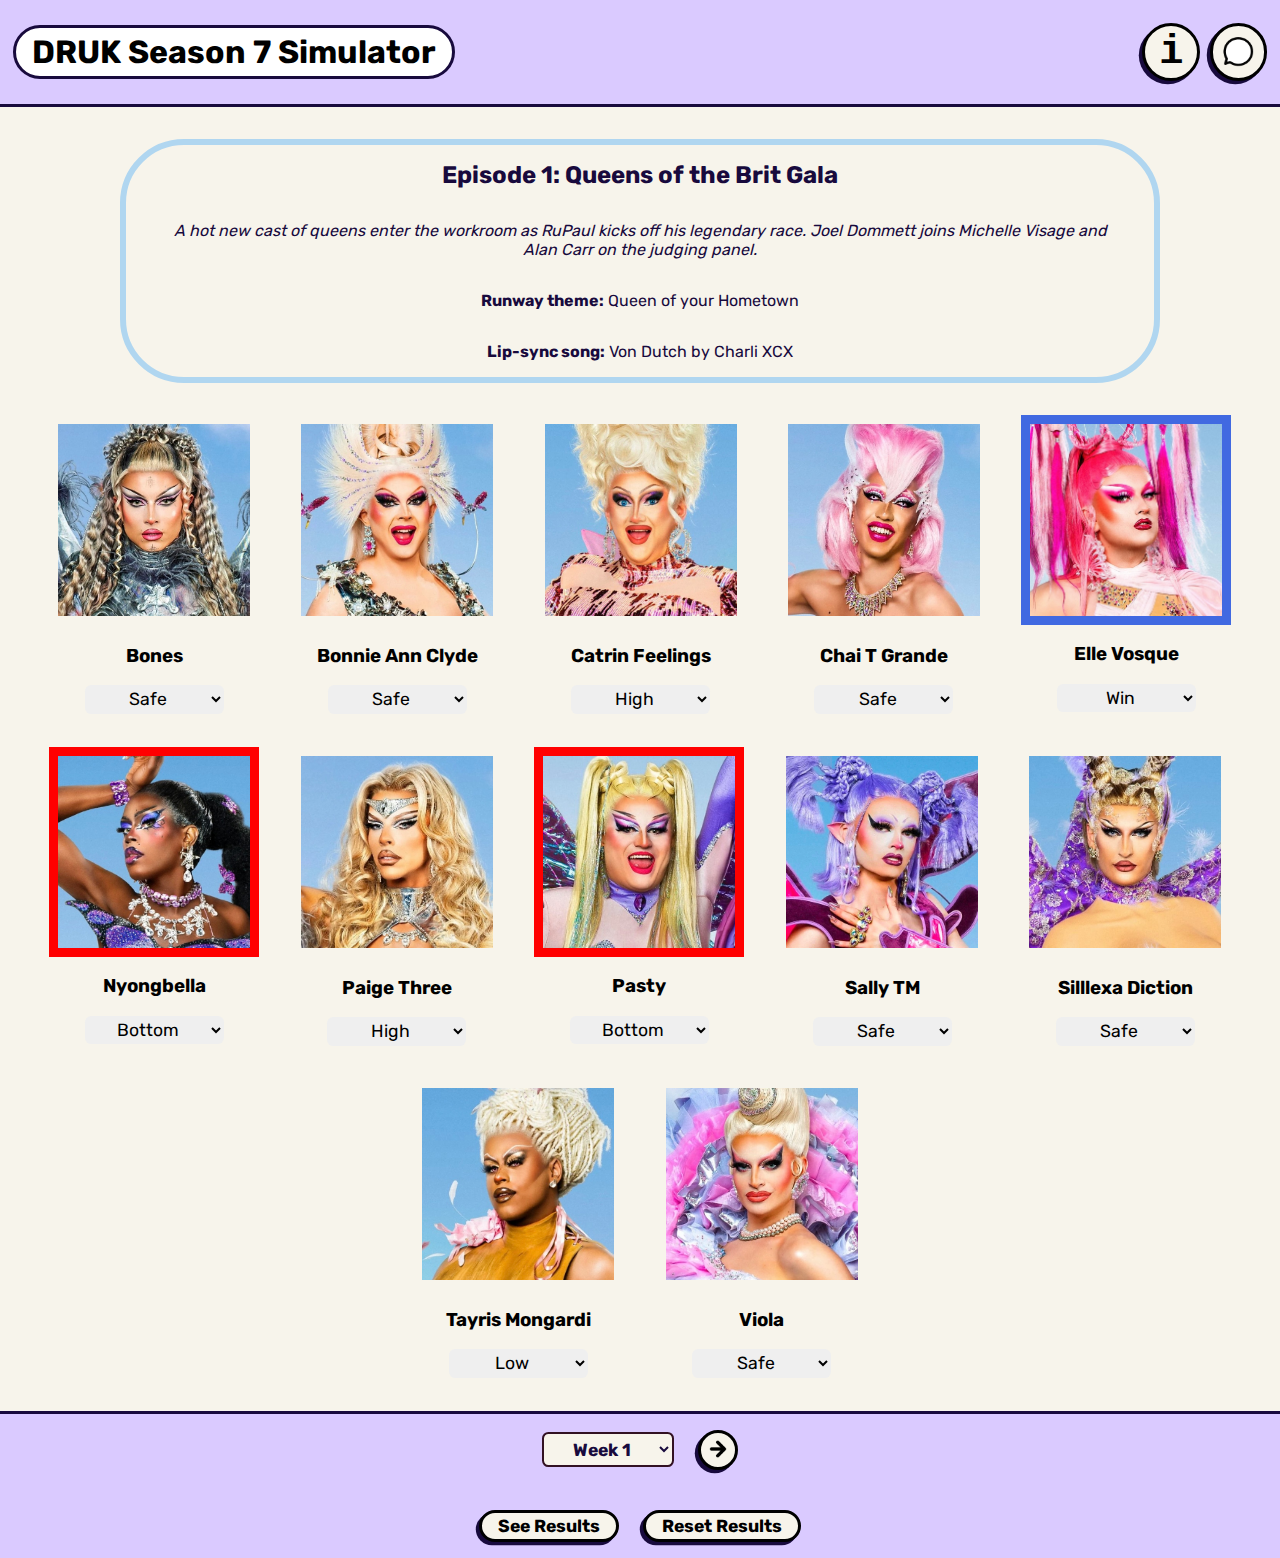
<file: index.html>
<!DOCTYPE html>
<html lang="en">
<head>
    <meta charset="UTF-8">
    <meta name="viewport" content="width=device-width, initial-scale=1.0">
    <title>All Stars 2 Simulator</title>
    <link rel="stylesheet" href="style.css">
    <script src="home.js" type="module"></script>
</head>
<body>
</body>
</html>
</file>
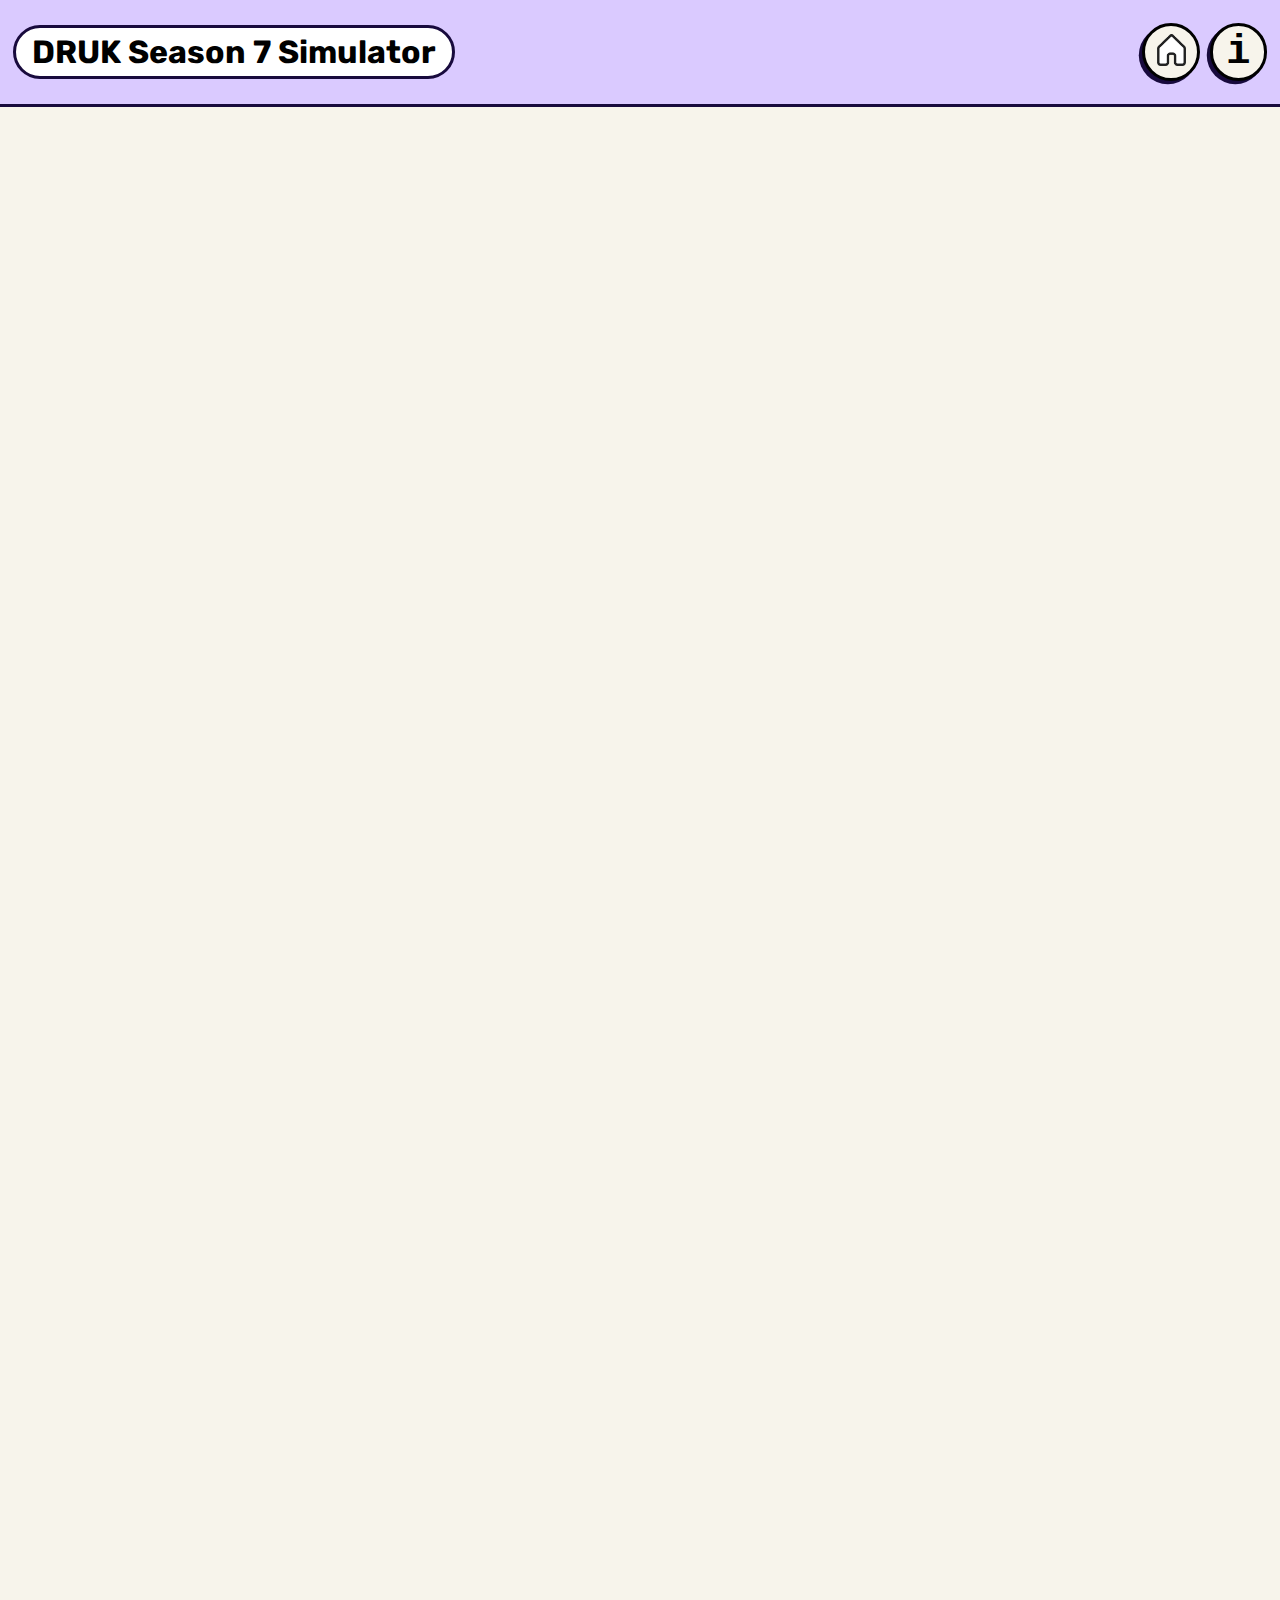
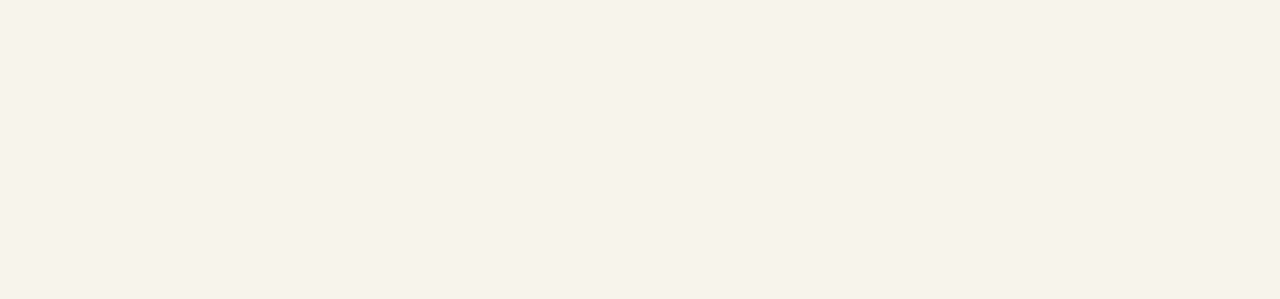
<file: feedback.html>
<!DOCTYPE html>
<html lang="en">
<head>
    <meta charset="UTF-8">
    <meta name="viewport" content="width=device-width, initial-scale=1.0">
    <title>AS2 Simulator - Feedback</title>
    <link rel="stylesheet" href="style.css">
    <script src="feedback.js" type="module"></script>
</head>
<body>
    
</body>
</html>
</file>
<file: style.css>
/* Font to use throughout document */
@font-face {
    font-family: Rubik;
    src: url(fonts/Rubik-VariableFont_wght.ttf);
    font-style: normal;
}

/* Set colours that will be used throughout */
:root {
    /* Size of border around queen box */
    --queen-border-size: 0.6rem;
    
    /* Colours for different placements */
    --win-color: rgb(65, 105, 225);
    --top2-color: rgb(0, 191, 255);
    --high-color: rgb(173, 216, 230);
    --low-color: rgb(255, 182, 193);
    --bottom-color: rgb(255, 99, 71);
    --elim-color: rgb(255, 0, 0);
    --quit-color: rgb(219, 112, 147);
    --winner-color: rgb(255, 255, 0);
    --runnerup-color: rgb(192, 192, 192);
    --elimfinale-color: rgb(223, 143, 107);

    --white-colour: #F7F4EB;

    --light-accent: rgb(218, 202, 255);
    --lighter-accent: rgb(176, 214, 240);
    --lightest-accent: #ccdce6;
    --dark-accent: rgb(24, 10, 61);
    --button-hover-colour: rgb(223, 217, 235);

    --header-font: Rubik;

    /* Size of buttons that will appear in the main header */
    --button-size: min(3.6rem, 10vw);
    --header-size: calc(1.8*var(--button-size));
}

* {
    font-family: Rubik, Arial, Helvetica, sans-serif;
}

/**********************/
/* General attributes */
/**********************/

body {
    text-align: center;
    box-sizing: border-box;
    padding: 0;
    margin: 0;
    background-color: var(--white-colour);
    display: flex;
    flex-direction: column;
    align-items: center;
}

h1 {
    border: 0.2rem solid var(--dark-accent);
    background: white;
    border-radius: 3rem;
    padding: 0.3rem 1rem;
    font-family: var(--header-font);
    font-size: min(2rem, 5vw);
}

h2 {
    margin: 0;
    padding: 1rem;
    font-family: var(--header-font);
    color: var(--dark-accent)
}

a {
    text-decoration: none;
    color: black;
}


button {
    display: flex;
    justify-content: center;
    align-items: center;

    font-size: 1.1rem;
    font-weight: bold;
    color: black;

    padding: 0.2rem 1rem;
    border-radius: 5rem;

    border: 0.2rem solid black;
    box-shadow: -0.2rem 0.2rem var(--dark-accent);
    background: var(--white-colour);
}

@media (hover: hover) {
    button:hover {
        background: var(--button-hover-colour);
        cursor: pointer;
    }
}

/****************/
/* Main heading */
/****************/

#main-heading {
    display: flex;
    align-items: center;
    justify-content: space-between;
    background-color: var(--light-accent);
    padding: 0 min(2vw, calc(var(--button-size)*0.4));
    border-bottom: 0.2rem var(--dark-accent) solid;
    width: 98vw;
    height: var(--header-size);
}

#main-heading-right {
    display: flex;
}

/* Adjust size of the buttons and the elements that go inside them depending on screen size */
#main-heading-right button {
    height: var(--button-size);
    width: var(--button-size);
    aspect-ratio: 1 / 1;
    margin-left: 0.6rem;

    font-size: calc(0.7*var(--button-size));
    font-family: monospace;
}

#main-heading-right img {
    height: calc(0.6*var(--button-size));
}

#main-heading-right a {
    display: flex;
}

#home-button img {
    height: calc(0.55*var(--button-size));
    padding: 0 0 calc(0.06*var(--button-size)) 0 ;
}

#settings-button {
    padding: calc(0.1*var(--button-size)) calc(0.17*var(--button-size));
}

/********************************/
/* Subheadings and episode info */
/********************************/

.subheading-div {
    border: var(--lighter-accent) 0.4rem solid;
    border-radius: 4rem;
    color: var(--dark-accent);
    margin: 2rem 0 0 0 ;
    display: flex;
    flex-direction: column;
    padding: 0 2rem;
}

#episode-info {
    min-height: 15rem;
    display: flex;
    flex-direction: column;
    justify-content: center;
    align-items: center;
    width: min(95vw, 65rem);
    box-sizing: border-box;
}

#synopsis,
.results-chart-footnote {
    font-style: italic;
}

/******************/
/* Navigation div */
/******************/

#nav-div {
    display: flex;
    flex-direction: column;
    align-items: center;
    justify-content: center;
    background-color: var(--light-accent);
    border-top: 0.2rem var(--dark-accent) solid;
    padding:  0;
    padding: 1rem 0;
    width: 100vw;
}

/* Arrows */
.arrow-button  {
    height: 2.5rem;
    width: 2.5rem;
    margin: 0;
    padding: 0;
}

.arrow-button > img {
    height: 2rem;
    width: 2rem;
}

/* Weeks dropdown */
#nav-weeks {
    display: flex;
    justify-content: center;
    align-items: center;
    gap: 1.5rem;
    padding-bottom: 1.5rem;
}

#nav-results {
    display: flex;
    justify-content: center;
    align-items: center;
    gap: 1.5rem;
    padding-top: 1rem;
}

select {
    font-size: min(1.1rem, 5vw);
    color: black;
    padding: 0.2rem 1rem;
    border-radius: 0.4rem;
    border: 0;
    text-align: center;
}

select#week-select {
    border: rgba(50,17,35,255) 0.15rem solid;
    background-color: var(--white-colour);
    color: var(--dark-accent);
    font-weight: bold;
    padding: 0.3rem 1.2rem;
}

@media (hover: hover) {
    select:hover {
        cursor: pointer;
    }
}


/*****************************************/
/* Information and settings pop-up boxes */
/*****************************************/

/* General formatting */

#info-div,
#settings-div {
    border: 0.3rem solid var(--dark-accent);
    padding: 1rem min(3rem, 7vw);
    background-color: var(--lightest-accent);
    position: fixed;
    z-index: 999;
    border-radius: 1rem;
}

#info-div {
    top: 20vh;
}

#settings-div {
    width: auto;
    top: 20vh;
}

/* Settings form */
#settings-form {
    display: flex;
    flex-direction: column;
    gap: 1rem; 
    text-align: center;
}

#settings-form label {
   padding: 0 1rem 0 0;
   font-weight: bold;
}

fieldset {
  border: 0;
}

fieldset > legend {
  font-weight: bold;
  padding: 0 0 0.5rem 0;
  font-size: 1.1rem;
}

#settings-form > fieldset > div {
  display: flex;
  justify-content: space-between;
  align-items: center;
}
  
#settings-form input[type="number"] {
  width: 60px;
  padding: 4px;
}  

/* Close button */
.close-button {
  display: flex;
  font-size: 1rem;
  aspect-ratio: 1 / 1;
  padding: 0.3rem;
  margin-left: 0.6rem;
  position: absolute;
  top: 1rem;
  right: 1rem;
}

.close-button-image {
    aspect-ratio: 1 / 1;
    height: 1rem;
}

/**************/
/* Queens div */
/**************/

/* Overall formatting of div with all the queens inside */
#queens-div {
    --queen-image-width: min(35vw, 12rem); /* Ensure at least two queens on each row even on small screens*/

    display: flex;
    flex-wrap: wrap;
    gap: min(2rem, 10rem);
    padding: 2rem 0;
    justify-content: center;
    width: min(100vw, calc(var(--queen-image-width)*8)); /* This ensures a max of 5 queens on each row when padding taken into account */
    justify-self: center;
    /* width: 100w; */
}

/* On large screens queen-div should have enough room to include radio buttons and placement dropdown so that all images line up even if both of these elements don't appear */
/* On small screens height can be smaller to fit more queens on the screen */
.queen-div {
    min-height: min(300px, 40vh);
}

/* Image box done separately so that coloured borders can be added to black and white images */
.queen-image-box {
    width: var(--queen-image-width);
    height: var(--queen-image-width);
    padding: var(--queen-border-size);
}

.queen-image {
    width: var(--queen-image-width);;
}

/* Add border to queen images depending on placement that week */
/* Padding is replaced with border so that all images line up with each other regardless of whether or not they have a border */
.queen-image-box.win, 
.queen-image-box.top2 {
    border: var(--win-color) solid var(--queen-border-size);
    padding: 0;
}

.queen-image-box.bottom, 
.queen-image-box.eliminated {
    border: var(--elim-color) solid var(--queen-border-size);
    padding: 0;
}

.queen-image-box.eliminated.finale {
    border: var(--elimfinale-color) solid var(--queen-border-size);
    padding: 0;
}

.queen-image-box.winner {
    border: var(--winner-color) solid var(--queen-border-size);
    padding: 0;
}

.queen-image-box.runnerup {
    border: var(--runnerup-color) solid var(--queen-border-size);
    padding: 0;
}

.queen-image-box.quit {
    border: var(--quit-color) solid var(--queen-border-size);
    padding: 0;
}

.queen-div.out {
  display: none;
}

.queen-image.out,
.queen-image.quit,
.queen-image.eliminated {
    filter: grayscale(1);
}

/* Radio buttons */
.returningRadio {
    display: flex;
    justify-content: center;
    margin: 1rem 0 0 0;
    font-size: min(1.1rem, 3.3vw);
}

.radio-elements {
    display: block;
    margin: 0 0.6rem;
}

input[type=radio] {
    display: block;
    accent-color: var(--dark-accent);
}

.radio-elements > label {
    display: inline-block;
    text-align: center;
}

/*********************/
/* Results table CSS */
/*********************/
#results-div {
    padding: 2rem 0;
    max-width: min(90rem, 100vw);
}

#results-table-div {
    overflow-x: scroll;
}

#results-chart-div {
    margin: 4rem 0 2rem 0 ;
    border: var(--lighter-accent) 0.5rem solid;
    border-radius: 2rem;
    padding: 0 min(1rem, 1vw) 0 min(1rem, 1vw);
}

/* Chart */
canvas {
    max-height: min(35rem, 80vh);
}

/* Table */
#results-table {
    font-size: min(1.5rem, 4vw, 4vh);
}

td, th {
  padding: 0.2rem;
}

th {
    background-color: var(--lighter-accent);
}
  
tr {
  background-color: var(--white-colour);
}

thead > tr > th {
    background-color: var(--lighter-accent);
}


th.queen-name {
    text-align: left;
    padding-right: 1.5rem;
}

.episode-type {
    font-size: 0.9rem;
}

tr.out {
    background-color: auto;
}

td.result {
    width: 5rem;
}

td.result.finale-cell {
    width: auto;
    padding: 0 1rem;
}

.ppe-cell {
    background: rgb(249, 249, 255);
    padding: 0.2rem 1rem;
}

tfoot {
    font-size: 1.3rem;
    font-style: italic;  
}

tfoot td {
    padding: 1rem 0;  }

/* Set colours for different results */
#results-table td.result.win,
#results-table td.result.winner {
    background-color: var(--win-color);
}

#results-table td.result.top2 {
    background-color: var(--top2-color);
}

#results-table td.result.high {
    background-color: var(--high-color);
}

#results-table td.result.low {
    background-color: var(--low-color);
}

#results-table td.result.safe {
    background-color: rgb(249, 249, 255);
}

#results-table td.result.btm {
    background-color: var(--bottom-color);
}

#results-table td.result.elim {
    background-color: var(--elim-color);
}

#results-table td.result.quit {
    background-color: var(--quit-color);
}

#results-table td.result.winner {
    background-color: var(--winner-color);
}

#results-table td.result.runnerup {
    background-color: var(--runnerup-color);
}

#results-table td.result.finale-cell.elim {
    background-color: var(--elimfinale-color);
}

#results-table td.result.returning {
    border: lime 0.3rem solid;
}

/*****************/
/* Feedback form */
/*****************/

#feedback-form-div {
    position: relative;
    width: 100%;
    height: 100%;
    padding-top: 140%;
}

#feedback-form-div iframe {
    position: absolute;
    top: 0;
    left: 0;
    width: 100%;
    height: 100%;
    border: none;
  }
</file>
